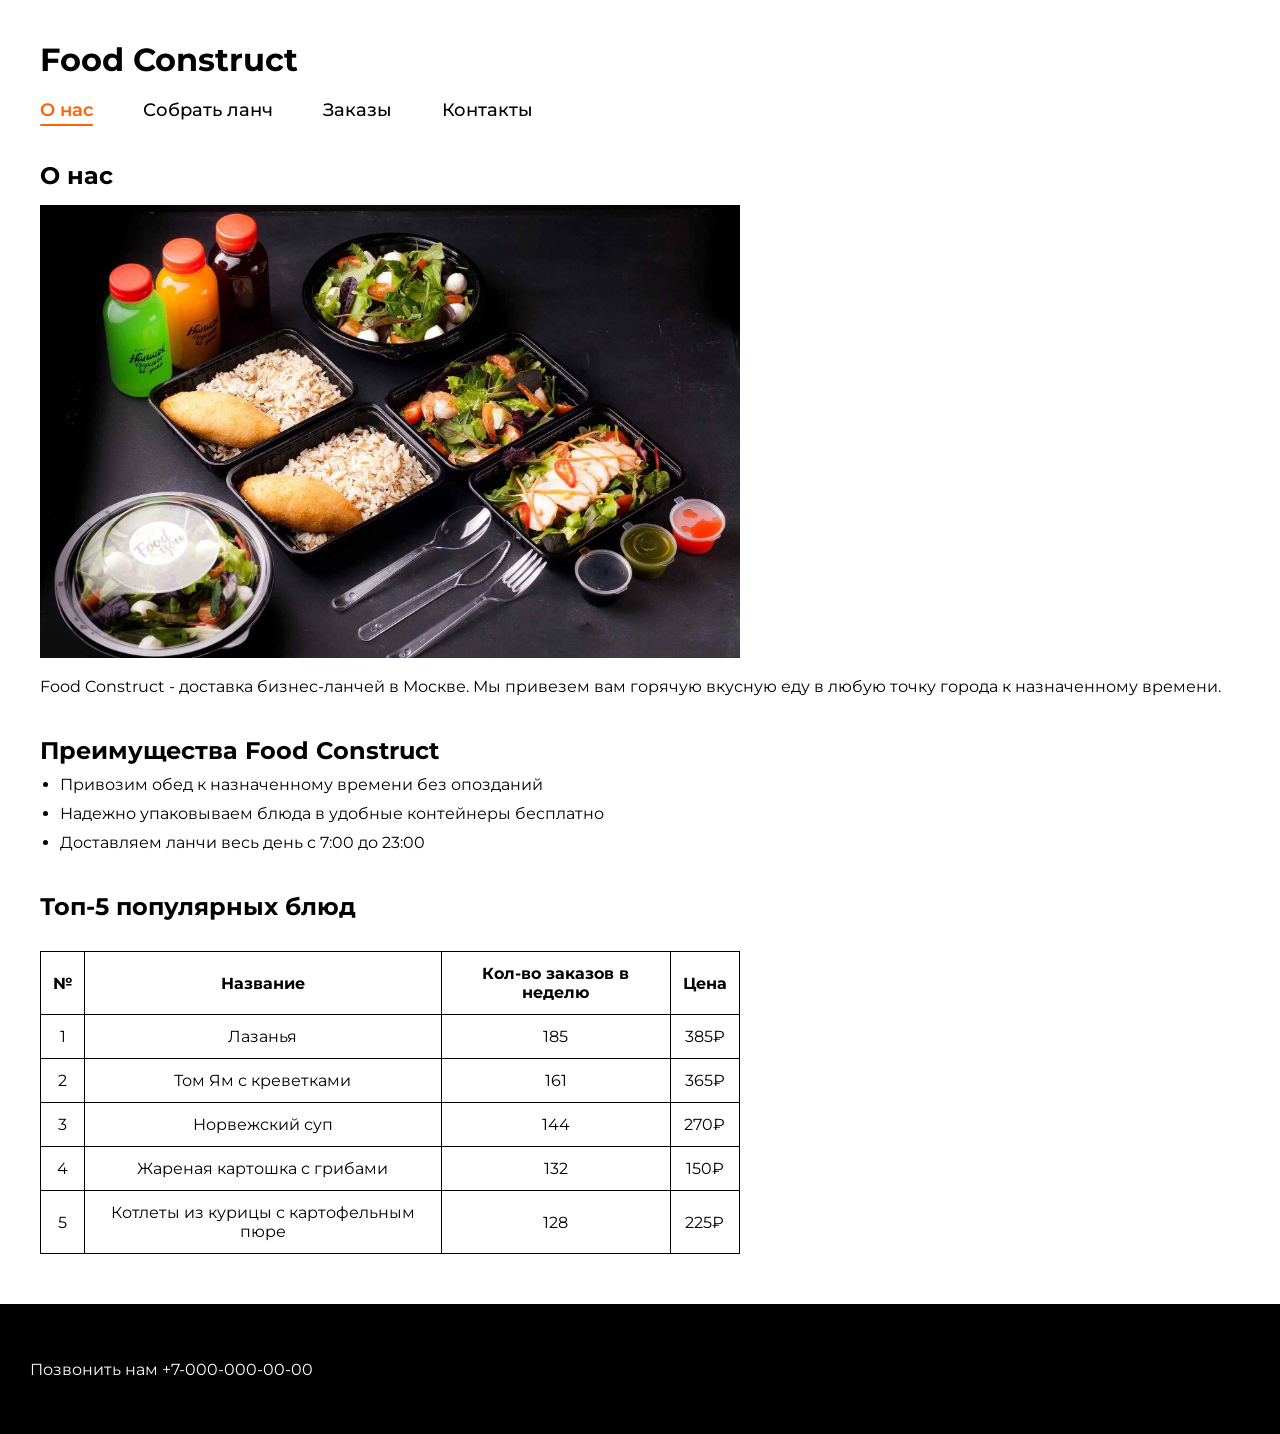
<file: index.html>
<!DOCTYPE html>
<html lang="en">
  <head>
    <meta charset="UTF-8" />
    <meta name="viewport" content="width=device-width, initial-scale=1.0" />
    <title>Food Construct</title>
    <link rel="stylesheet" href="about_us.css" />
    <link rel="preconnect" href="https://fonts.googleapis.com" />
    <link rel="preconnect" href="https://fonts.gstatic.com" crossorigin />
    <link
      href="https://fonts.googleapis.com/css2?family=Montserrat:ital,wght@0,100..900;1,100..900&display=swap"
      rel="stylesheet"
    />
  </head>
  <body>
    <header>
      <h1>Food Construct</h1>
      <nav>
        <ul>
          <li><a href="#" class="active">О нас</a></li>
          <li><a href="make_order.html">Собрать ланч</a></li>
          <li><a href="#">Заказы</a></li>
          <li><a href="#our_contacts">Контакты</a></li>
        </ul>
      </nav>
    </header>
    <main>
      <section id="about_us">
        <h2>О нас</h2>
        <img src="./img/food.jpg" alt="" />
        <p>
          Food Construct - доставка бизнес-ланчей в Москве. Мы привезем вам
          горячую вкусную еду в любую точку города к назначенному времени.
        </p>
      </section>
      <section>
        <h2>Преимущества Food Construct</h2>
        <ul>
          <li>Привозим обед к назначенному времени без опозданий</li>
          <li>Надежно упаковываем блюда в удобные контейнеры бесплатно</li>
          <li>Доставляем ланчи весь день с 7:00 до 23:00</li>
        </ul>
      </section>
      <section>
        <h2>Топ-5 популярных блюд</h2>
        <table>
          <thead>
            <tr>
              <th>№</th>
              <th>Название</th>
              <th>Кол-во заказов в неделю</th>
              <th>Цена</th>
            </tr>
          </thead>
          <tbody>
            <tr>
              <td data-label="№">1</td>
              <td data-label="Название">Лазанья</td>
              <td data-label="Заказов в неделю">185</td>
              <td data-label="Цена">385₽</td>
            </tr>
            <tr>
              <td data-label="№">2</td>
              <td data-label="Название">Том Ям с креветками</td>
              <td data-label="Заказов в неделю">161</td>
              <td data-label="Цена">365₽</td>
            </tr>
            <tr>
              <td data-label="№">3</td>
              <td data-label="Название">Норвежский суп</td>
              <td data-label="Заказов в неделю">144</td>
              <td data-label="Цена">270₽</td>
            </tr>
            <tr>
              <td data-label="№">4</td>
              <td data-label="Название">Жареная картошка с грибами</td>
              <td data-label="Заказов в неделю">132</td>
              <td data-label="Цена">150₽</td>
            </tr>
            <tr>
              <td data-label="№">5</td>
              <td data-label="Название">
                Котлеты из курицы с картофельным пюре
              </td>
              <td data-label="Заказов в неделю">128</td>
              <td data-label="Цена">225₽</td>
            </tr>
          </tbody>
        </table>
      </section>
    </main>
    <footer id="our_contacts">
      <p>Позвонить нам <a href="">+7-000-000-00-00</a></p>
    </footer>
  </body>
</html>
</file>
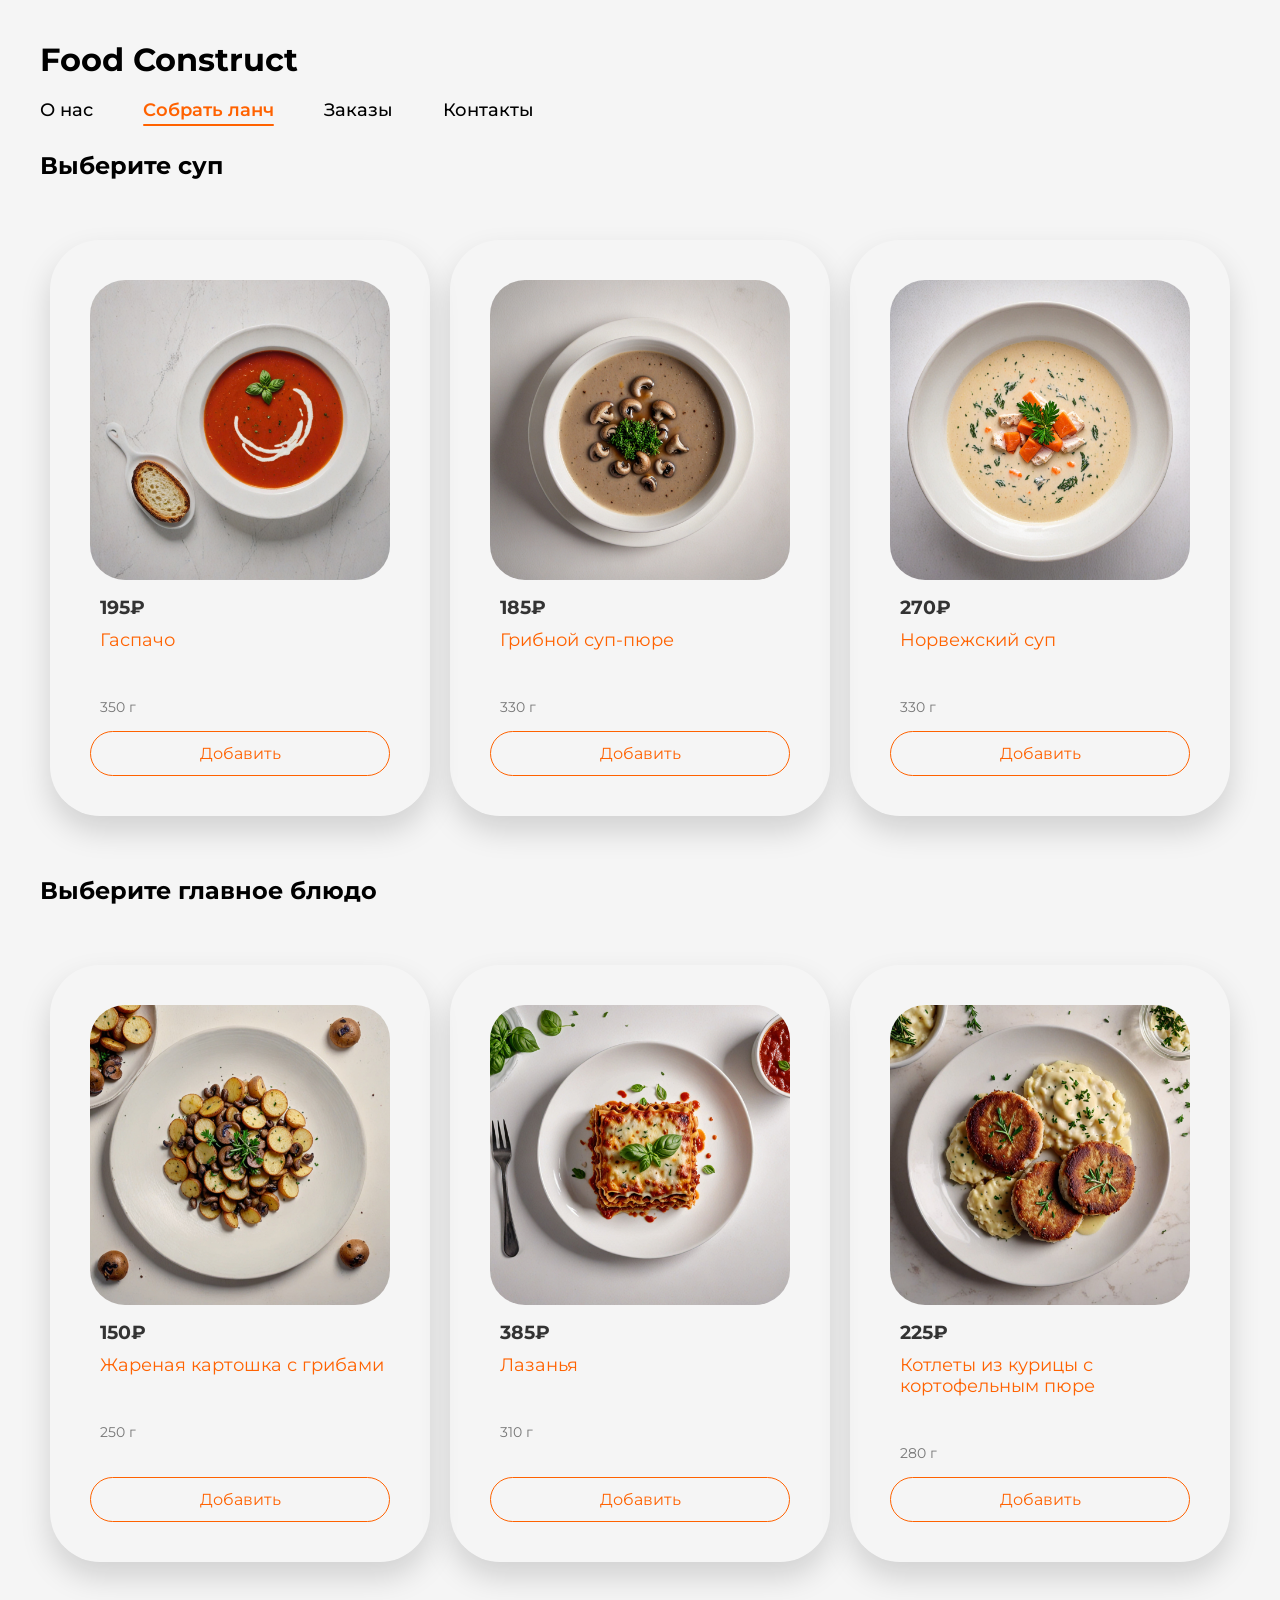
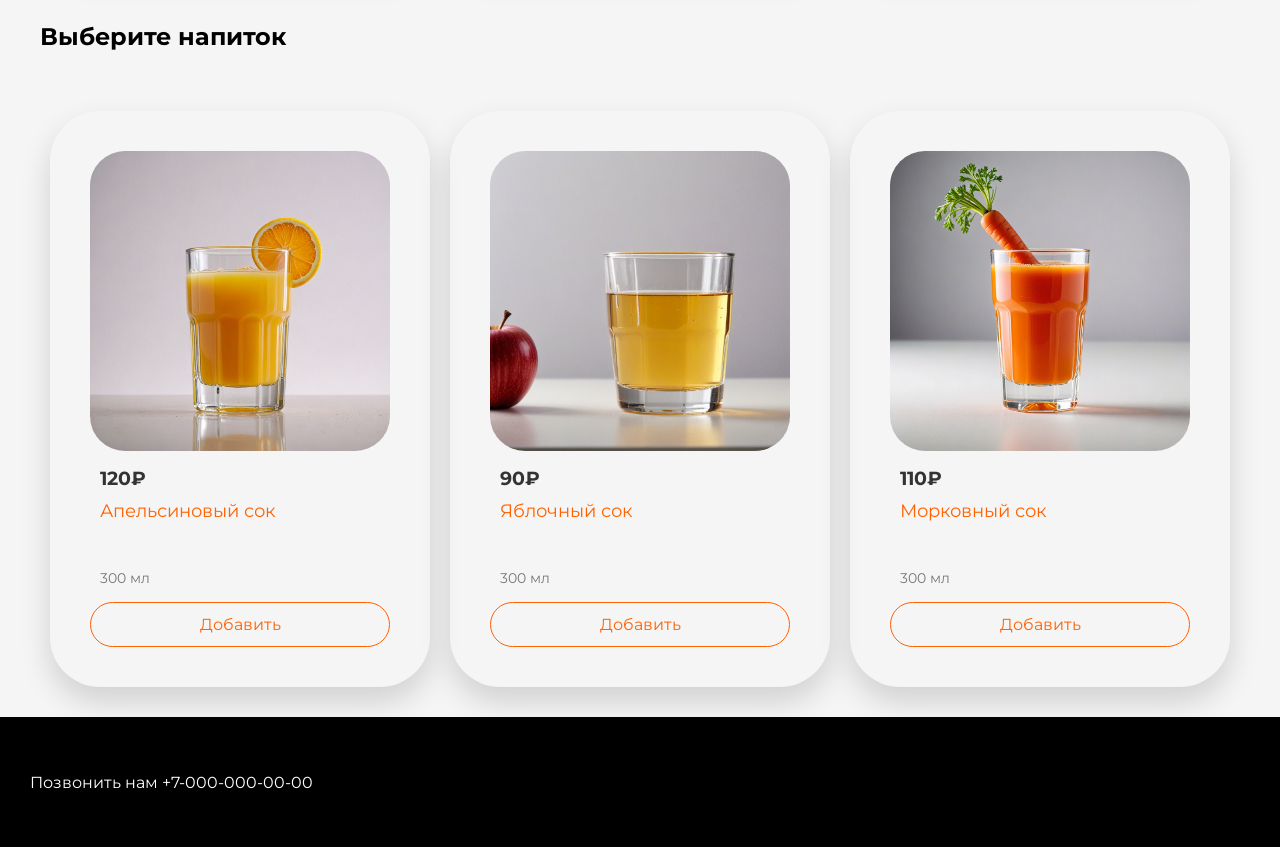
<file: make_order.html>
<!DOCTYPE html>
<html lang="en">
  <head>
    <meta charset="UTF-8" />
    <meta name="viewport" content="width=device-width, initial-scale=1.0" />
    <title>Food Construct</title>
    <link rel="stylesheet" href="make_order.css" />
    <link rel="preconnect" href="https://fonts.googleapis.com" />
    <link rel="preconnect" href="https://fonts.gstatic.com" crossorigin />
    <link
      href="https://fonts.googleapis.com/css2?family=Montserrat:ital,wght@0,100..900;1,100..900&display=swap"
      rel="stylesheet"
    />
  </head>
  <body>
    <header>
      <h1>Food Construct</h1>
      <nav>
        <ul>
          <li><a href="index.html">О нас</a></li>
          <li><a href="#" class="active">Собрать ланч</a></li>
          <li><a href="">Заказы</a></li>
          <li><a href="#our_contacts">Контакты</a></li>
        </ul>
      </nav>
    </header>
    <main>
      <section>
        <h2>Выберите суп</h2>
        <div class="list">
          <div class="card">
            <img src="./img/gazpacho.jpg" alt="" />
            <div class="text_div">
              <p>195₽</p>
              <p>Гаспачо</p>
              <br /><br />
              <p>350 г</p>
            </div>
            <button>Добавить</button>
          </div>
          <div class="card">
            <img src="./img/mushroom_soup.jpg" alt="" />
            <div class="text_div">
              <p>185₽</p>
              <p>Грибной суп-пюре</p>
              <br /><br />
              <p>330 г</p>
            </div>
            <button>Добавить</button>
          </div>
          <div class="card">
            <img src="./img/norwegian_soup.jpg" alt="" />
            <div class="text_div">
              <p>270₽</p>
              <p>Норвежский суп</p>
              <br /><br />
              <p>330 г</p>
            </div>
            <button>Добавить</button>
          </div>
        </div>
      </section>
      <section>
        <h2>Выберите главное блюдо</h2>
        <div class="list">
          <div class="card">
            <img src="./img/friedpotatoeswithmushrooms1.jpg" alt="" />
            <div>
              <p>150₽</p>
              <p>Жареная картошка с грибами</p>
              <br /><br />
              <p>250 г</p>
            </div>
            <button>Добавить</button>
          </div>
          <div class="card">
            <img src="./img/lasagna.jpg" alt="" />
            <div>
              <p>385₽</p>
              <p>Лазанья</p>
              <br /><br />
              <p>310 г</p>
            </div>
            <button>Добавить</button>
          </div>
          <div class="card">
            <img src="./img/chickencutletsandmashedpotatoes.jpg" alt="" />
            <div>
              <p>225₽</p>
              <p>Котлеты из курицы с кортофельным пюре</p>
              <br /><br />
              <p>280 г</p>
            </div>
            <button>Добавить</button>
          </div>
        </div>
      </section>
      <section>
        <h2>Выберите напиток</h2>
        <div class="list">
          <div class="card">
            <img src="./img/orangejuice.jpg" alt="" />
            <div>
              <p>120₽</p>
              <p>Апельсиновый сок</p>
              <br /><br />
              <p>300 мл</p>
            </div>
            <button>Добавить</button>
          </div>
          <div class="card">
            <img src="./img/applejuice.jpg" alt="" />
            <div>
              <p>90₽</p>
              <p>Яблочный сок</p>
              <br /><br />
              <p>300 мл</p>
            </div>
            <button>Добавить</button>
          </div>
          <div class="card">
            <img src="./img/carrotjuice.jpg" alt="" />
            <div>
              <p>110₽</p>
              <p>Морковный сок</p>
              <br /><br />
              <p>300 мл</p>
            </div>
            <button>Добавить</button>
          </div>
        </div>
      </section>
    </main>
    <footer id="our_contacts">
      <p>Позвонить нам <a href="">+7-000-000-00-00</a></p>
    </footer>
  </body>
</html>
</file>
<file: about_us.css>
* {
  margin: 0;
  padding: 0;
  box-sizing: border-box;
  font-family: "Montserrat", sans-serif;
}

body {
  min-height: 100%;
}

header {
  margin: 40px 0 0 40px;
}

header nav ul {
  padding: 20px 0 0;
  display: flex;
  gap: 50px;
}

header nav ul li {
  font-weight: 500;
  list-style-type: none;
}

header nav a {
  font-size: 18px;
  transition: 0.5s ease-in-out;
  text-decoration: none;
  color: #000;
}

header nav ul li a.active {
  color: #ff6200;
  font-weight: 600;
  position: relative;
}

header nav ul li a.active::after {
  content: "";
  position: absolute;
  bottom: -5px;
  left: 0;
  width: 100%;
  height: 2px;
  background-color: #ff6200;
  border-radius: 2px;
}

header nav ul li a:hover {
  color: #ff6200;
}

section {
  margin: 40px 40px 0;
}

section img {
  margin: 15px 0;
  width: 700px;
  max-width: 100%;
  height: auto;
}

section ul li {
  margin: 10px 20px;
}

section table {
  cursor: pointer;
  width: 700px;
  max-width: 100%;
  border-collapse: collapse;
  margin: 30px 0;
}

section table th,
section table td {
  border: 1px solid #000;
  padding: 12px;
  text-align: center;
}

section table tr:hover {
  transition: background-color 0.3s ease-in-out;
  background-color: #ff6200f5;
}

footer {
  display: flex;
  padding-left: 30px;
  align-items: center;
  margin-top: 50px;
  height: 130px;
  color: #fff;
  background-color: #000;
}

footer p a {
  text-decoration: none;
  color: #fff;
}

/* Медиа-запросы для планшетов (768px и ниже) */
@media (max-width: 768px) {
  header {
    margin-left: 20px;
    padding: 15px 0;
  }

  header nav ul {
    gap: 30px;
    flex-wrap: wrap;
  }

  header nav a {
    font-size: 16px;
  }

  section {
    margin: 30px 20px 0;
  }

  section img {
    width: 100%;
  }

  section table {
    width: 100%;
    font-size: 14px;
  }

  section table th,
  section table td {
    padding: 8px;
  }

  footer {
    padding-left: 20px;
    height: 100px;
    margin-top: 30px;
  }

  footer p {
    font-size: 14px;
  }
}

/* Медиа-запросы для мобильных устройств (480px и ниже) */
@media (max-width: 480px) {
  header {
    margin-left: 15px;
    text-align: center;
  }

  header h1 {
    font-size: 24px;
    margin-bottom: 15px;
  }

  header nav ul {
    flex-direction: column;
    gap: 15px;
  }

  header nav a {
    font-size: 18px;
  }

  section {
    margin: 20px 15px 0;
  }

  section h2 {
    font-size: 20px;
    text-align: center;
  }

  section table {
    font-size: 12px;
  }

  section table th,
  section table td {
    padding: 6px 4px;
  }

  section table thead {
    display: none;
  }

  section table tr {
    display: block;
    margin-bottom: 15px;
    border: 1px solid #000;
  }

  section table td {
    display: block;
    text-align: right;
    position: relative;
    padding-left: 50%;
    border: none;
    border-bottom: 1px solid #ddd;
  }

  section table td:before {
    content: attr(data-label);
    position: absolute;
    left: 6px;
    width: 45%;
    padding-right: 10px;
    white-space: nowrap;
    text-align: left;
    font-weight: bold;
  }

  footer {
    padding-left: 15px;
    height: 80px;
    justify-content: center;
  }

  footer p {
    font-size: 12px;
    text-align: center;
  }
}

/* Дополнительные медиа-запросы для очень маленьких экранов */
@media (max-width: 320px) {
  header nav a {
    font-size: 12px;
  }

  section table {
    font-size: 11px;
  }

  footer p {
    font-size: 11px;
  }
}
</file>
<file: make_order.css>
* {
  margin: 0;
  padding: 0;
  box-sizing: border-box;
  font-family: "Montserrat", sans-serif;
}

body {
  min-height: 100%;
  background-color: #f5f5f5;
}

header {
  margin: 40px 0 0 40px;
}

header nav ul {
  padding: 20px 0 0;
  display: flex;
  gap: 50px;
}

header nav ul li {
  font-weight: 500;
  list-style-type: none;
}

header nav a {
  font-size: 18px;
  transition: 0.5s ease-in-out;
  text-decoration: none;
  color: #000;
}
header nav ul li a.active {
  color: #ff6200;
  font-weight: 600;
  position: relative;
}

header nav ul li a.active::after {
  content: "";
  position: absolute;
  bottom: -5px;
  left: 0;
  width: 100%;
  height: 2px;
  background-color: #ff6200;
  border-radius: 2px;
}

header nav ul li a:hover {
  color: #ff6200;
}

main section {
  display: flex;
  flex-direction: column;
  padding: 30px 40px;
  width: 100%;
}

main section h2 {
  font-size: 1.5rem;
  margin-bottom: 30px;
}

main section .list {
  margin-top: 30px;
  display: flex;
  flex-wrap: wrap;
  justify-content: center;
  gap: 20px;
}

main section .list .card {
  padding: 40px;
  border-radius: 50px;
  display: flex;
  flex-direction: column;
  box-shadow: 0 15px 30px rgba(0, 0, 0, 0.15);
  transition: transform 0.3s ease;
  width: 380px;
}

main section .list .card:hover {
  transform: translateY(-5px);
}

main section .list .card img {
  width: 100%;
  height: auto;
  object-fit: cover;
  border-radius: 35px;
  margin-bottom: 15px;
}

main section .list .card div {
  margin: 0 0 15px 10px;
  flex-grow: 1;
}

main section .list .card p:first-child {
  font-weight: bold;
  font-size: 1.2rem;
  color: #333;
}

main section .list .card p:nth-child(2) {
  font-size: 1.1rem;
  margin: 10px 0;
  color: #ff6200;
}

main section .list .card p:last-child {
  color: #777;
  font-size: 0.9rem;
}

main section .list .card button {
  background-color: transparent;
  color: #ff6200;
  border: 1px solid #ff6200;
  padding: 12px 30px;
  border-radius: 25px;
  cursor: pointer;
  font-size: 1rem;
  transition: all 0.3s ease;
  margin-top: auto;
}

main section .list .card button:hover {
  background-color: #ff6200;
  color: #fff;
  transform: scale(1.05);
}

footer {
  display: flex;
  padding-left: 30px;
  align-items: center;
  height: 130px;
  color: #fff;
  background-color: #000;
}

footer p a {
  text-decoration: none;
  color: #fff;
}

/* Медиа-запросы */

@media (max-width: 1260px) {
  main section .list .card {
    width: 350px;
  }
}

@media (max-width: 1168px) {
  main section .list .card {
    width: 420px;
  }
}

@media (max-width: 940px) {
  main section .list .card {
    width: 350px;
  }
}
@media (max-width: 800px) {
  header {
    margin-left: 20px;
    padding: 15px 0;
  }

  header nav ul {
    gap: 30px;
    flex-wrap: wrap;
  }

  header nav a {
    font-size: 16px;
  }

  main section {
    padding: 20px 30px;
  }

  main section h2 {
    font-size: 1.8rem;
  }

  main section .list .card {
    width: calc(50% - 30px);
    min-width: 250px;
    padding: 30px;
    border-radius: 35px;
  }
  main section .list .card img {
    border-radius: 25px;
  }

  main section .list .card p:nth-child(2) {
    margin: 0;
  }
}

@media (max-width: 580px) {
  main section .list .card {
    width: 400px;
  }
}

@media (max-width: 480px) {
  header {
    margin-left: 15px;
    text-align: center;
  }

  header h1 {
    font-size: 24px;
    margin-bottom: 15px;
  }

  header nav ul {
    flex-direction: column;
    gap: 15px;
    align-items: center;
  }

  header nav a {
    font-size: 18px;
  }

  main section {
    padding: 15px 20px;
  }

  main section h2 {
    font-size: 1.6rem;
  }

  main section .list {
    gap: 20px;
  }

  main section .list .card {
    width: 100%;
    max-width: 350px;
  }
}

@media (max-width: 320px) {
  header nav a {
    font-size: 12px;
  }

  main section {
    padding: 10px 15px;
  }

  main section h2 {
    font-size: 1.4rem;
  }

  main section .list .card {
    padding: 15px;
  }

  main section .list .card button {
    padding: 10px 25px;
  }
}
</file>
